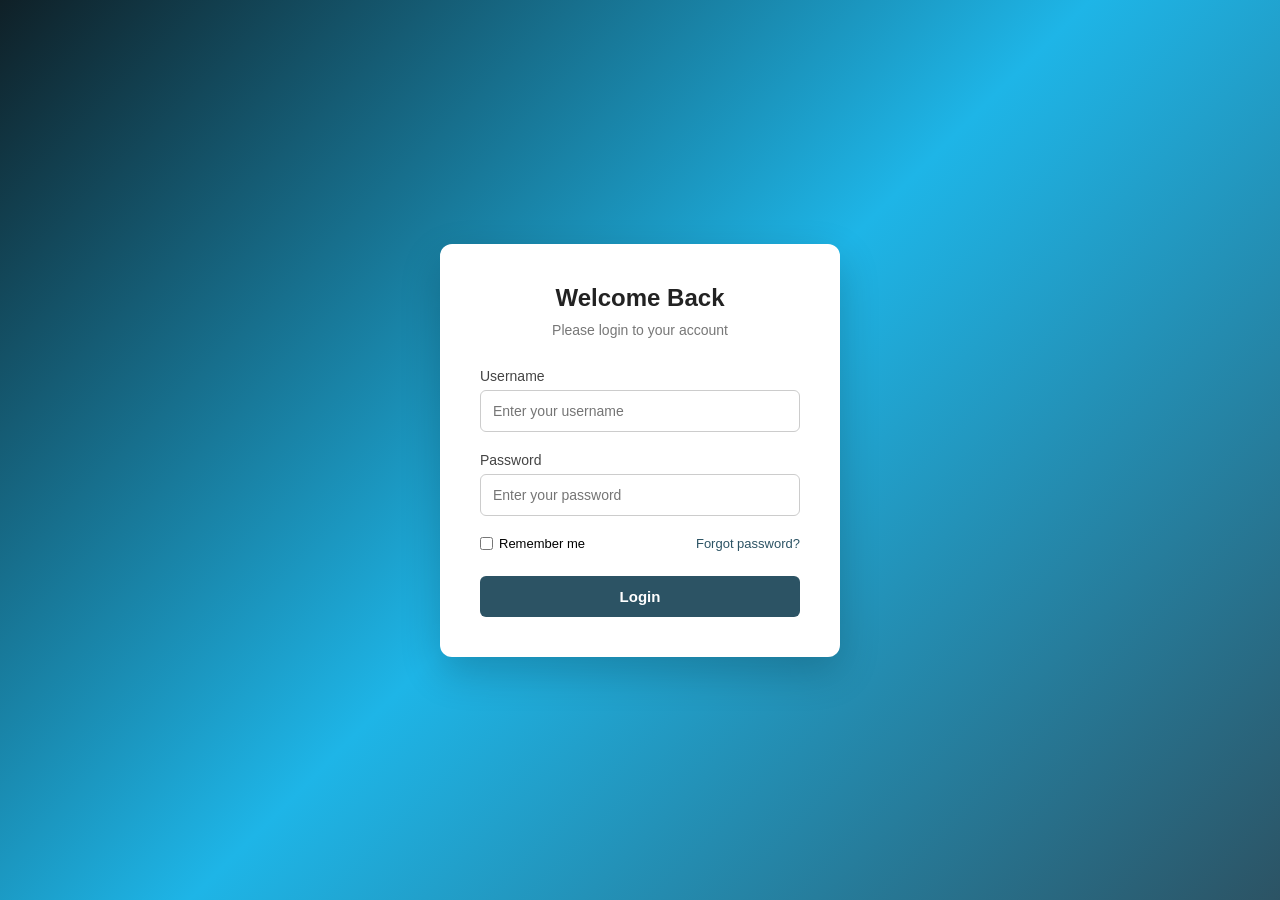
<file: Backend/index.html>
<!DOCTYPE html>
<html lang="en">

<head>
    <meta charset="UTF-8">
    <title>Login Page</title>
    <meta name="viewport" content="width=device-width, initial-scale=1.0">

    <link rel="stylesheet" href="style.css">
</head>

<body>

    <div class="login-wrapper">

        <div class="login-container">
            <h2>Welcome Back</h2>
            <p class="subtitle">Please login to your account</p>

            <form id="login-form">

                <div class="input-group">
                    <label for="username">Username</label>
                    <input type="text" id="username" placeholder="Enter your username" required>
                </div>

                <div class="input-group">
                    <label for="password">Password</label>
                    <input type="password" id="password" placeholder="Enter your password" required>
                </div>

                <div class="form-options">
                    <label class="remember">
                        <input type="checkbox" id="remember">
                        <span>Remember me</span>
                    </label>

                    <a href="#" class="forgot-link">Forgot password?</a>
                </div>

                <button type="submit" class="login-btn">Login</button>

            </form>
        </div>

    </div>
    <script src="login.js" defer></script>
</body>

</html>
</file>
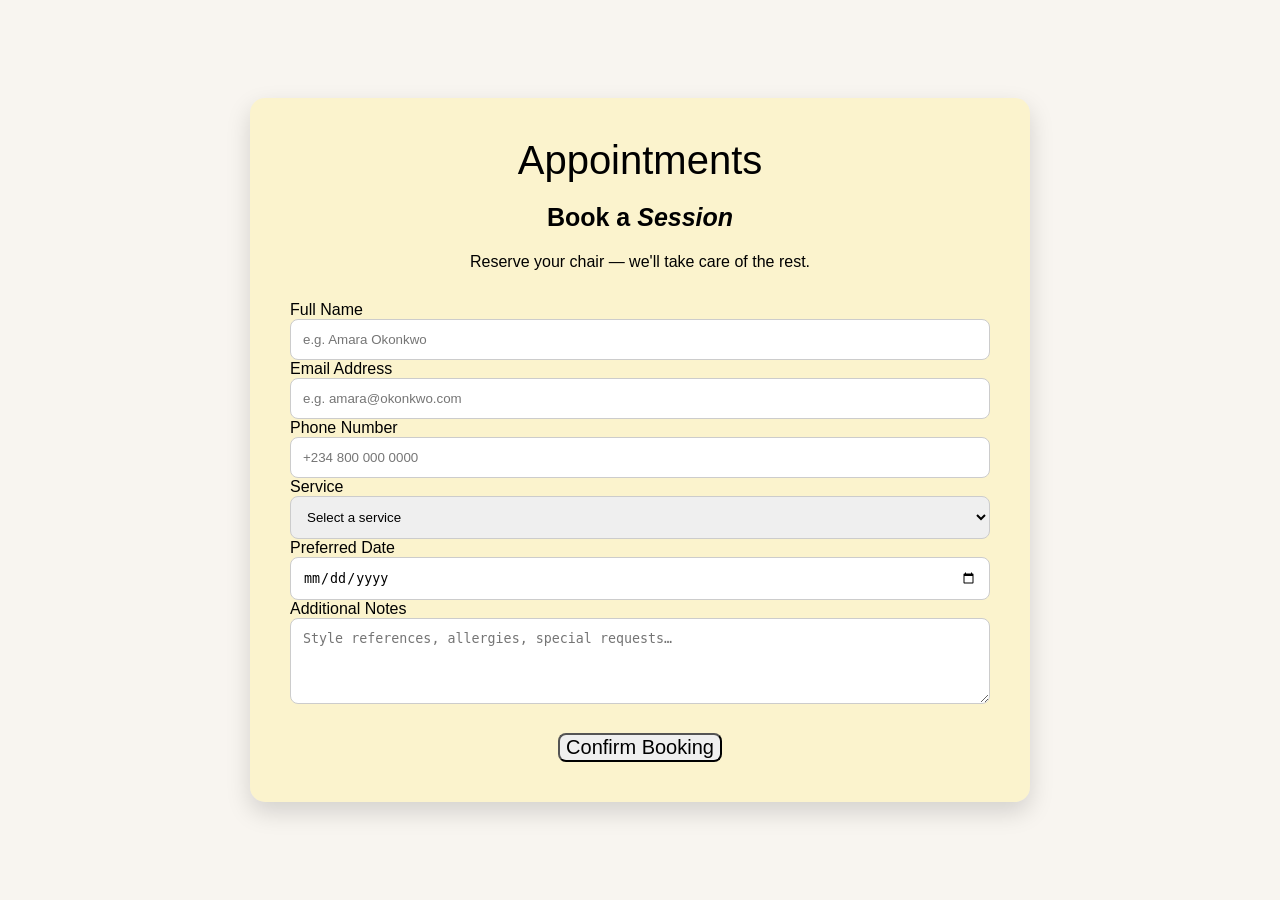
<file: Booking.html>
<!DOCTYPE html>
<html lang="en">

<head>
    <meta charset="UTF-8">
    <meta name="viewport" content="width=device-width, initial-scale=1.0">
    <title>Booking</title>
    <link rel="stylesheet" href="Booking.css">
</head>

<body>
    <section id="book" class="book">
        <div class="container">
            <div class="section-head">
                <span class="tag">Appointments</span>
                <h2>Book a <em>Session</em></h2>
                <p>Reserve your chair — we'll take care of the rest.</p>
            </div>
            <form class="book-form" id="bookForm">

                <div class="form-row">
                    <div class="form-group">
                        <label>Full Name</label>
                        <input type="text" placeholder="e.g. Amara Okonkwo" required />
                    </div>

                    <div class="form-group">
                        <label>Email Address</label>
                        <input type="email" placeholder="e.g. amara@okonkwo.com" id="email" required>
                    </div>

                    <div class="form-group">
                        <label>Phone Number</label>
                        <input type="tel" placeholder="+234 800 000 0000" required />
                    </div>
                </div>
                <div class="form-row">
                    <div class="form-group">
                        <label>Service</label>
                        <select id="service" required>
                            <option value="" disabled selected>Select a service</option>
                            <option>Cuts &amp; Styling</option>
                            <option>Colour &amp; Highlights</option>
                            <option>Beard &amp; Grooming</option>
                            <option>Hair Treatments</option>
                            <option>Nail Care</option>
                            <option>Manicure</option>
                            <option>Pedicure</option>
                            <option>Bridal &amp; Events</option>
                        </select>
                    </div>
                    <div class="form-group">
                        <label>Preferred Date</label>
                        <input type="date" required />
                    </div>
                </div>
                <div class="form-group full">
                    <label>Additional Notes</label>
                    <textarea rows="4" placeholder="Style references, allergies, special requests…"></textarea>
                </div>
                <button type="button" id="payBtn" class="submit-btn">
                    Confirm Booking
                </button>
            </form>

        </div>
    </section>
    <script src="https://js.paystack.co/v1/inline.js"></script>
    <script src="booking.js"></script>
</body>

</html>
</file>
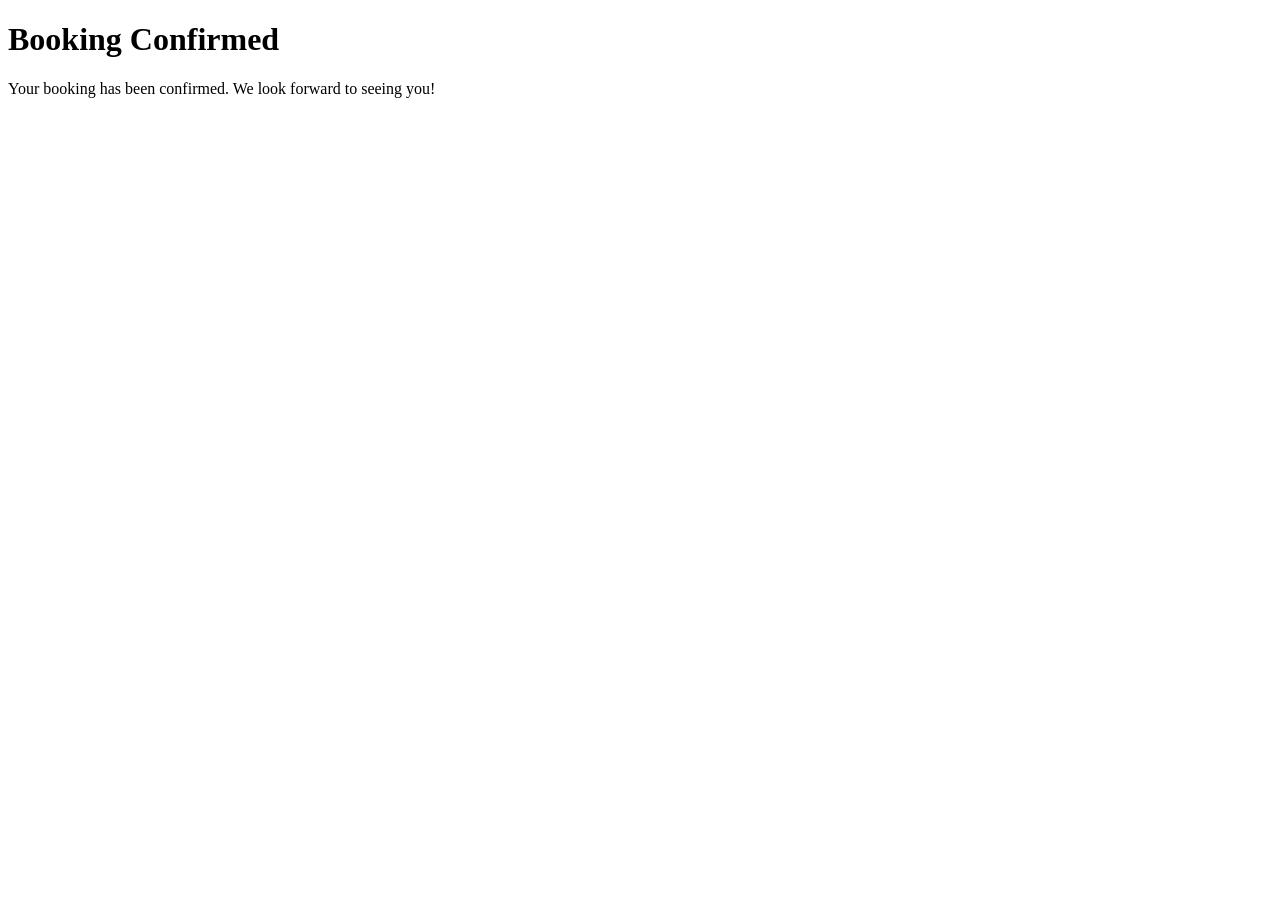
<file: Success.html>
<!DOCTYPE html>
<html lang="en">
<head>
    <meta charset="UTF-8">
    <meta name="viewport" content="width=device-width, initial-scale=1.0">
    <title>Booking Confirmed</title>
</head>
<body>
    <h1>Booking Confirmed</h1>
    <p>Your booking has been confirmed. We look forward to seeing you!</p>
</body>
</html>
</file>
<file: Backend/style.css>
* {
    margin: 0;
    padding: 0;
    box-sizing: border-box;
    font-family: 'Segoe UI', Tahoma, Geneva, Verdana, sans-serif;
}

body {
    height: 100vh;
    background: linear-gradient(135deg, #0f2027, #1eb5e7, #2c5364);
    display: flex;
    justify-content: center;
    align-items: center;
}

.login-wrapper {
    width: 100%;
    padding: 20px;
}

.login-container {
    background: #ffffff;
    padding: 40px;
    border-radius: 12px;
    width: 100%;
    max-width: 400px;
    margin: auto;
    box-shadow: 0 15px 40px rgba(0, 0, 0, 0.2);
    animation: fadeIn 0.6s ease;
}

.login-container h2 {
    text-align: center;
    margin-bottom: 10px;
    color: #222;
}

.subtitle {
    text-align: center;
    font-size: 14px;
    color: #777;
    margin-bottom: 30px;
}

/* Inputs */
.input-group {
    margin-bottom: 20px;
}

.input-group label {
    display: block;
    margin-bottom: 6px;
    font-size: 14px;
    color: #444;
}

.input-group input {
    width: 100%;
    padding: 12px;
    border-radius: 6px;
    border: 1px solid #ccc;
    font-size: 14px;
    transition: 0.3s;
}

.input-group input:focus {
    border-color: #2c5364;
    outline: none;
    box-shadow: 0 0 0 2px rgba(44, 83, 100, 0.2);
}

/* Options Row */
.form-options {
    display: flex;
    justify-content: space-between;
    align-items: center;
    margin-bottom: 25px;
    font-size: 13px;
}

.remember {
    display: flex;
    align-items: center;
    gap: 6px;
    cursor: pointer;
}

.forgot-link {
    text-decoration: none;
    color: #2c5364;
    font-weight: 500;
}

.forgot-link:hover {
    text-decoration: underline;
}

/* Button */
.login-btn {
    width: 100%;
    padding: 12px;
    background: #2c5364;
    border: none;
    border-radius: 6px;
    color: white;
    font-size: 15px;
    font-weight: bold;
    cursor: pointer;
    transition: 0.3s;
}

.login-btn:hover {
    background: #203a43;
    transform: translateY(-2px);
}

/* Animation */
@keyframes fadeIn {
    from {
        opacity: 0;
        transform: translateY(15px);
    }

    to {
        opacity: 1;
        transform: translateY(0);
    }
}

/* Responsive */
@media (max-width: 480px) {
    .login-container {
        padding: 30px 20px;
    }
}
</file>
<file: Booking.css>
body {
    margin: 0;
    font-family: Arial, sans-serif;
    background: #F8F5F0;
}

.book {
    min-height: 100vh;
    display: flex;
    justify-content: center;
    align-items: center;
}
.tag{
    font-size: 40px;
}

.container {
    width: 90%;
    max-width: 700px;
    background:rgba(255, 237, 136, 0.333);
    padding: 40px;
    border-radius: 15px;
    box-shadow: 0 10px 25px rgba(0, 0, 0, .15);
}

.section-head {
    text-align: center;
    margin-bottom: 30px;
}
h2{
    font-family: var(--ff-display);
    font-size: 25px;
    color: var(--dark);
}

.tag {
    display: inline-block;
}

.book-form {
    width: 100%;
    display: flex;
    flex-direction: column;
}
.label{
    font-family: var(--ff-body);
    font-size: 0.9rem;
    color: var(--dark);
    margin-bottom: 5px;

}

input,
select,
textarea {
    width: 100%;
    padding: 12px;
    border-radius: 8px;
    border: 1px solid #ccc;
    box-sizing: border-box;
}

.submit-btn {
    display: block;
    margin: 25px auto 0;
    font-size: 20px;
    border-radius: 8px;
}

.book-success {
    text-align: center;
}
</file>
